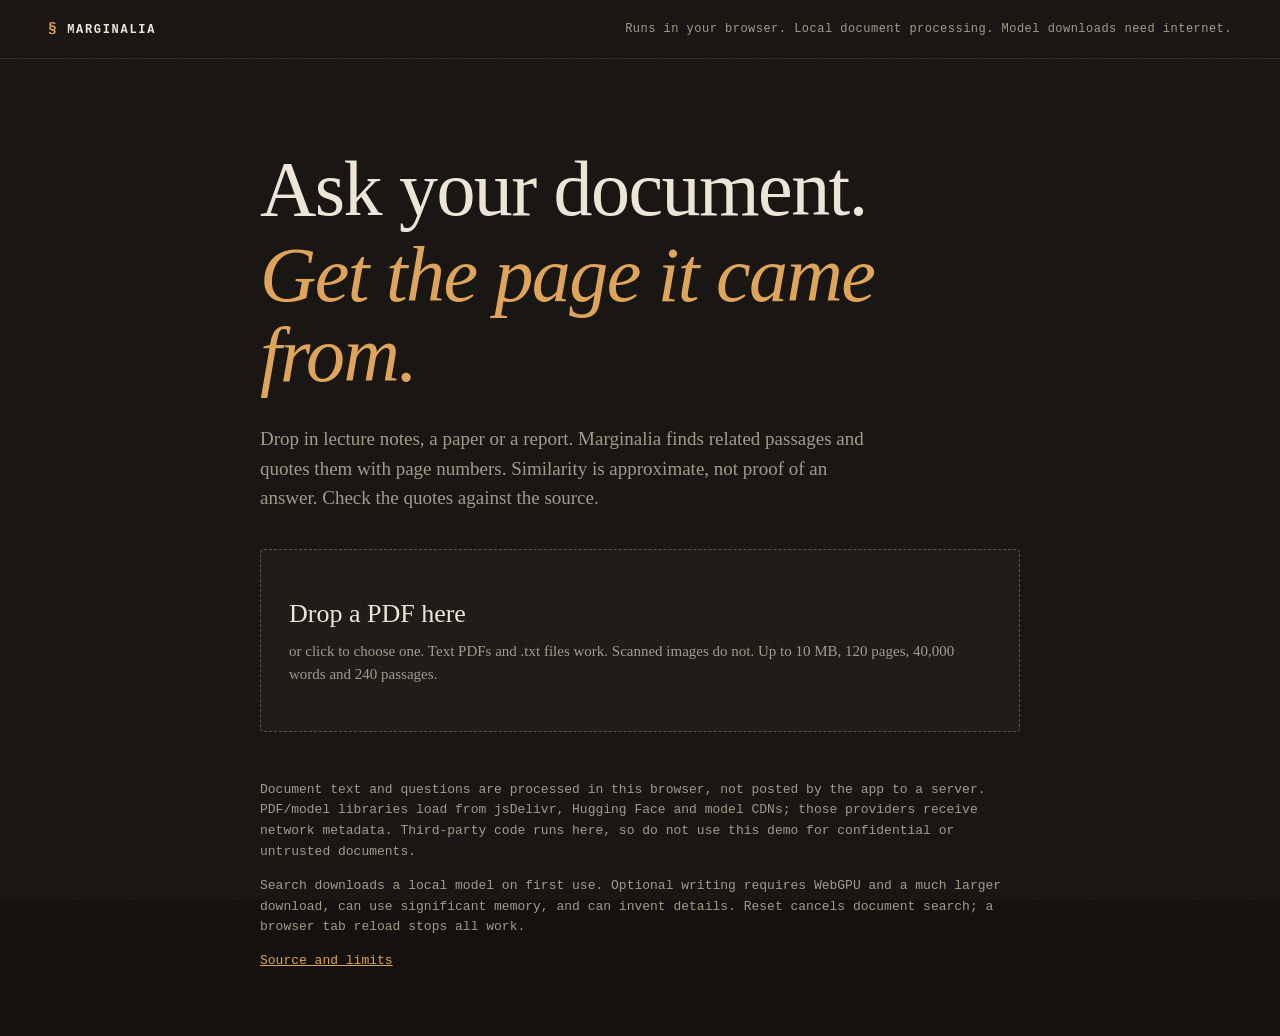
<file: index.html>
<!doctype html>
<html lang="en">
<head>
<meta charset="utf-8">
<meta name="viewport" content="width=device-width,initial-scale=1">
<title>Marginalia - ask your documents, with page-level citations</title>
<meta name="description" content="Drop in a PDF and ask questions. Find related passages with page citations. Search is approximate: verify quotes against the source. Document processing runs locally; models and libraries download from third parties.">

<meta name="referrer" content="no-referrer">
<meta property="og:title" content="Marginalia - local document passage search">
<meta property="og:description" content="Find quoted passages with page citations. Approximate search, clear limits, local document processing.">
<link rel="canonical" href="https://marginalia-eta-eight.vercel.app/">
<meta http-equiv="Content-Security-Policy" content="default-src 'self'; script-src 'self' https://cdn.jsdelivr.net https://esm.run https://esm.sh 'wasm-unsafe-eval'; style-src 'self' 'unsafe-inline'; img-src 'self' data: blob:; worker-src 'self' blob: https://cdn.jsdelivr.net; connect-src 'self' https://cdn.jsdelivr.net https://huggingface.co https://*.huggingface.co https://*.hf.co https://*.xethub.hf.co https://raw.githubusercontent.com https://esm.run https://esm.sh; object-src 'none'; base-uri 'self'; form-action 'none'">
<link rel="stylesheet" href="style.css">
</head>
<body>
<header class="top">
  <div class="brand"><span class="mark">&sect;</span> Marginalia</div>
  <div class="note">Runs in your browser. Local document processing. Model downloads need internet.</div>
</header>

<a class="skip" href="#hero">Skip to document upload</a>
<main>
  <section class="hero" id="hero">
    <h1><span class="ln"><span>Ask your document.</span></span><br><span class="ln"><em><span>Get the page it came from.</span></em></span></h1>
    <p class="lede">Drop in lecture notes, a paper or a report. Marginalia finds related passages and quotes them with page numbers. Similarity is approximate, not proof of an answer. Check the quotes against the source.</p>
    <label class="drop" id="drop" tabindex="0">
      <input type="file" id="file" accept="application/pdf,.pdf,text/plain,.txt,.md">
      <span class="drop-big">Drop a PDF here</span>
      <span class="drop-small">or click to choose one. Text PDFs and .txt files work. Scanned images do not. Up to 10 MB, 120 pages, 40,000 words and 240 passages.</span>
    </label>
    <p class="err" id="err" role="alert" hidden></p>
  </section>

  <section class="work" id="work" hidden>
    <aside class="side">
      <div class="doc"><div class="doc-name" id="docName"></div><div class="doc-meta" id="docMeta"></div></div>
      <ol class="steps" id="steps">
        <li data-s="read"><b>Read</b><span>pages and text</span></li>
        <li data-s="chunk"><b>Split</b><span>passages that keep their page</span></li>
        <li data-s="embed"><b>Index</b><span>meaning vectors, on this device</span></li>
        <li data-s="ready"><b>Ready</b><span>search passages</span></li>
      </ol>
      <div class="bar"><div class="bar-in" id="bar"></div></div>
      <div class="status" id="status">Starting</div>
      <div class="mapwrap"><canvas id="mapCanvas" aria-label="Map of your document's passages by meaning"></canvas><div class="maplab">Map of your document by meaning. Each dot is a passage; your question lands near the passages it matches.</div></div>
      <label class="writeRow" id="writeRow" hidden><input type="checkbox" id="writeOn"> <span>Also write a short answer. Downloads a 1 GB model once and runs on your GPU. Quotes stay the source of truth.</span></label>
      <button class="ghost" id="reset" type="button">Use another document</button>
      <details class="how"><summary>How answers are made</summary>
        <p>Your question is turned into a vector and compared with every passage. The best sentences from the closest passages are quoted back, each with its page. Quote mode returns extracted sentences. Optional written answers can be wrong, so verify every claim. A similarity threshold can miss relevant text or return unrelated passages. It cannot reason across pages or do arithmetic; it finds and quotes.</p>
      </details>
    </aside>

    <section class="chat">
      <div class="log" id="log" aria-live="polite"></div>
      <form class="ask" id="ask" autocomplete="off">
        <input id="q" maxlength="500" type="text" placeholder="Ask something the document answers" disabled aria-label="Your question">
        <button id="go" type="submit" disabled>Ask</button>
      </form>
    </section>

    <section class="pagepane" id="pagepane" hidden>
      <div class="pp-head"><span id="ppTitle"></span><button class="ghost sm" id="ppClose" type="button">Close</button></div>
      <canvas id="ppCanvas"></canvas>
    </section>
  </section>
<footer><p>Document text and questions are processed in this browser, not posted by the app to a server. PDF/model libraries load from jsDelivr, Hugging Face and model CDNs; those providers receive network metadata. Third-party code runs here, so do not use this demo for confidential or untrusted documents.</p><p>Search downloads a local model on first use. Optional writing requires WebGPU and a much larger download, can use significant memory, and can invent details. Reset cancels document search; a browser tab reload stops all work.</p><a href="https://github.com/Aditya2375/marginalia" rel="noreferrer">Source and limits</a></footer>
</main>
<script type="module" src="app.js"></script>
</body>
</html>
</file>
<file: style.css>
:root{--bg:#14110e;--ink:#efe7d8;--dim:#a39a88;--line:#2e2822;--amber:#e0a458;--card:#1b1713;--ok:#9bc28b;--bad:#d77a61}
*{box-sizing:border-box}html,body{margin:0}
body{background:var(--bg);color:var(--ink);font:17px/1.55 'Newsreader',Georgia,serif;min-height:100vh;-webkit-font-smoothing:antialiased}
.top{display:flex;justify-content:space-between;gap:1rem;align-items:center;padding:18px clamp(16px,4vw,48px);border-bottom:1px solid var(--line);font-family:'Space Mono',monospace;font-size:12px;letter-spacing:.04em}
.brand{font-weight:700;text-transform:uppercase;letter-spacing:.14em}.mark{color:var(--amber);font-size:1.2em}
.note{color:var(--dim)}
main{max-width:1240px;margin:0 auto;padding:0 clamp(16px,4vw,48px) 64px}
.hero{max-width:760px;margin:clamp(40px,10vh,110px) auto 0}
h1{font-size:clamp(40px,7vw,78px);line-height:1.02;font-weight:400;margin:0 0 24px;letter-spacing:-.02em}
h1 em{color:var(--amber)}
.lede{color:var(--dim);font-size:19px;max-width:620px;margin:0 0 36px}
.drop{display:flex;flex-direction:column;gap:6px;border:1px dashed #5a4f3f;border-radius:4px;padding:44px 28px;cursor:pointer;transition:.2s;background:var(--card)}
.drop:hover,.drop.over,.drop:focus-visible{border-color:var(--amber);background:#1f1a14;outline:none}
.drop input{position:absolute;opacity:0;width:1px;height:1px}
.drop-big{font-size:26px}.drop-small{color:var(--dim);font-size:15px}
.err{color:var(--bad);font-family:'Space Mono',monospace;font-size:13px;margin-top:14px}
.work{display:grid;grid-template-columns:300px minmax(0,1fr);gap:32px;margin-top:32px;align-items:start}
.work[hidden],.hero[hidden],.pagepane[hidden]{display:none}
.side{position:sticky;top:16px;border:1px solid var(--line);background:var(--card);padding:20px;border-radius:4px}
.doc-name{font-size:20px;word-break:break-word}.doc-meta{color:var(--dim);font-family:'Space Mono',monospace;font-size:12px;margin:4px 0 18px}
.steps{list-style:none;margin:0 0 16px;padding:0;font-family:'Space Mono',monospace;font-size:12px}
.steps li{display:grid;grid-template-columns:70px 1fr;padding:7px 0;border-top:1px solid var(--line);color:#6f675a}
.steps li b{font-weight:700}.steps li.on{color:var(--amber)}.steps li.done{color:var(--ok)}
.bar{height:3px;background:var(--line);margin:4px 0 8px}.bar-in{height:100%;width:0;background:var(--amber);transition:width .25s}
.status{font-family:'Space Mono',monospace;font-size:12px;color:var(--dim);min-height:2.6em}
button{font:inherit;cursor:pointer}
.ghost{background:none;border:1px solid var(--line);color:var(--ink);padding:9px 14px;border-radius:3px;font-family:'Space Mono',monospace;font-size:12px;margin-top:10px;min-height:44px}
.ghost:hover{border-color:var(--amber)}.ghost.sm{margin:0;padding:6px 12px;min-height:36px}
.how{margin-top:18px;color:var(--dim);font-size:14px}.how summary{cursor:pointer;font-family:'Space Mono',monospace;font-size:12px;color:var(--ink);min-height:32px}
.chat{display:flex;flex-direction:column;min-height:60vh}
.log{flex:1;display:flex;flex-direction:column;gap:22px;padding-bottom:20px}
.empty{color:var(--dim);border-left:2px solid var(--amber);padding-left:16px}
.q{align-self:flex-end;max-width:80%;background:#2a231b;padding:10px 16px;border-radius:3px 3px 0 3px}
.a{border:1px solid var(--line);background:var(--card);padding:20px 22px;border-radius:3px}
.a .tag{font-family:'Space Mono',monospace;font-size:11px;letter-spacing:.08em;text-transform:uppercase;color:var(--amber);margin-bottom:10px}
.a.none .tag{color:var(--bad)}
.quote{margin:0 0 14px;padding:0 0 0 14px;border-left:2px solid #5a4f3f}
.quote p{margin:0 0 6px}
mark{background:rgba(224,164,88,.22);color:inherit;padding:0 2px}
.cite{font-family:'Space Mono',monospace;font-size:12px;color:var(--amber);background:none;border:1px solid #5a4f3f;border-radius:3px;padding:3px 9px;min-height:32px}
.cite:hover{background:#2a231b}
.more{margin-top:12px;font-size:14px;color:var(--dim)}.more summary{cursor:pointer;font-family:'Space Mono',monospace;font-size:12px;min-height:32px}
.more .p{margin:10px 0;padding:10px 12px;background:#17130f;border:1px solid var(--line);font-size:15px}
.more .p small{display:block;font-family:'Space Mono',monospace;color:var(--dim);margin-bottom:4px}
.ask{position:sticky;bottom:0;display:flex;gap:10px;padding:14px 0;background:linear-gradient(transparent,var(--bg) 28%)}
.ask input{flex:1;min-width:0;background:var(--card);border:1px solid #5a4f3f;color:var(--ink);font:inherit;padding:14px 16px;border-radius:3px;min-height:48px}
.ask input:focus{outline:none;border-color:var(--amber)}.ask input:disabled{opacity:.5}
.ask button{background:var(--amber);color:#1a140c;border:0;padding:0 26px;border-radius:3px;font-weight:600;min-height:48px}
.ask button:disabled{opacity:.4;cursor:default}
.pagepane{position:fixed;inset:0;z-index:10;background:rgba(10,8,6,.92);overflow:auto;padding:20px}
.pagepane:not([hidden]){display:block}
.pp-head{display:flex;justify-content:space-between;align-items:center;max-width:820px;margin:0 auto 12px;font-family:'Space Mono',monospace;font-size:12px}
#ppCanvas{display:block;max-width:820px;width:100%;margin:0 auto;background:#fff}
@media (max-width:860px){.work{grid-template-columns:1fr}.side{position:static}.q{max-width:92%}.note{display:none}.lede{font-size:17px}}

.mapwrap{margin:6px 0 4px}#mapCanvas{width:100%;height:170px;display:block;background:#120f0c;border:1px solid var(--line);border-radius:3px}
.maplab{font-family:'Space Mono',monospace;font-size:10.5px;color:var(--dim);margin-top:6px;line-height:1.4}

.writeRow{display:flex;gap:8px;font-size:13px;color:var(--dim);margin:10px 0 0;line-height:1.35}.writeRow[hidden]{display:none}.writeRow input{margin-top:3px;accent-color:var(--amber)}
.written{border-bottom:1px solid var(--line);padding-bottom:14px;margin-bottom:14px}
body::before{content:"";position:fixed;inset:0;pointer-events:none;z-index:50;opacity:.07;background-image:url("data:image/svg+xml,%3Csvg xmlns='http://www.w3.org/2000/svg' width='160' height='160'%3E%3Cfilter id='n'%3E%3CfeTurbulence type='fractalNoise' baseFrequency='.9' numOctaves='2'/%3E%3C/filter%3E%3Crect width='160' height='160' filter='url(%23n)'/%3E%3C/svg%3E")}
.ln{display:inline-block;overflow:hidden;vertical-align:top;padding-bottom:.08em}
.ln>span,.ln>em>span{display:inline-block}
.ln:nth-of-type(2)>em>span{animation-delay:.15s}
@keyframes rise{to{transform:none}}

@keyframes fade{to{opacity:1}}
.drop{position:relative;overflow:hidden}
.drop::after{content:"";position:absolute;inset:0;background:radial-gradient(260px circle at var(--mx,50%) var(--my,50%),rgba(224,164,88,.14),transparent 70%);opacity:0;transition:opacity .25s;pointer-events:none}
.drop:hover::after{opacity:1}
.a{animation:fade .5s ease both}.q{animation:fade .3s ease both}
@media (prefers-reduced-motion:reduce){.ln>span,.ln>em>span,.lede,.drop,.a,.q{animation:none;opacity:1;transform:none}}

@media (max-width:860px){.ready .steps,.ready .bar{display:none}#mapCanvas{height:120px}.side{padding:16px}.doc-meta{margin-bottom:10px}.work{margin-top:16px;gap:18px}.ask{padding-bottom:max(14px,env(safe-area-inset-bottom))}}

footer{margin:48px auto 0;max-width:760px;color:var(--dim);font:13px/1.6 monospace}a{color:var(--amber)}:focus-visible{outline:2px solid var(--amber);outline-offset:4px}.skip{position:absolute;top:-100px;left:16px;background:var(--bg);padding:12px;z-index:60}.skip:focus{top:8px}.q,.a,.more .p{overflow-wrap:anywhere}.pagepane canvas{height:auto}
</file>
